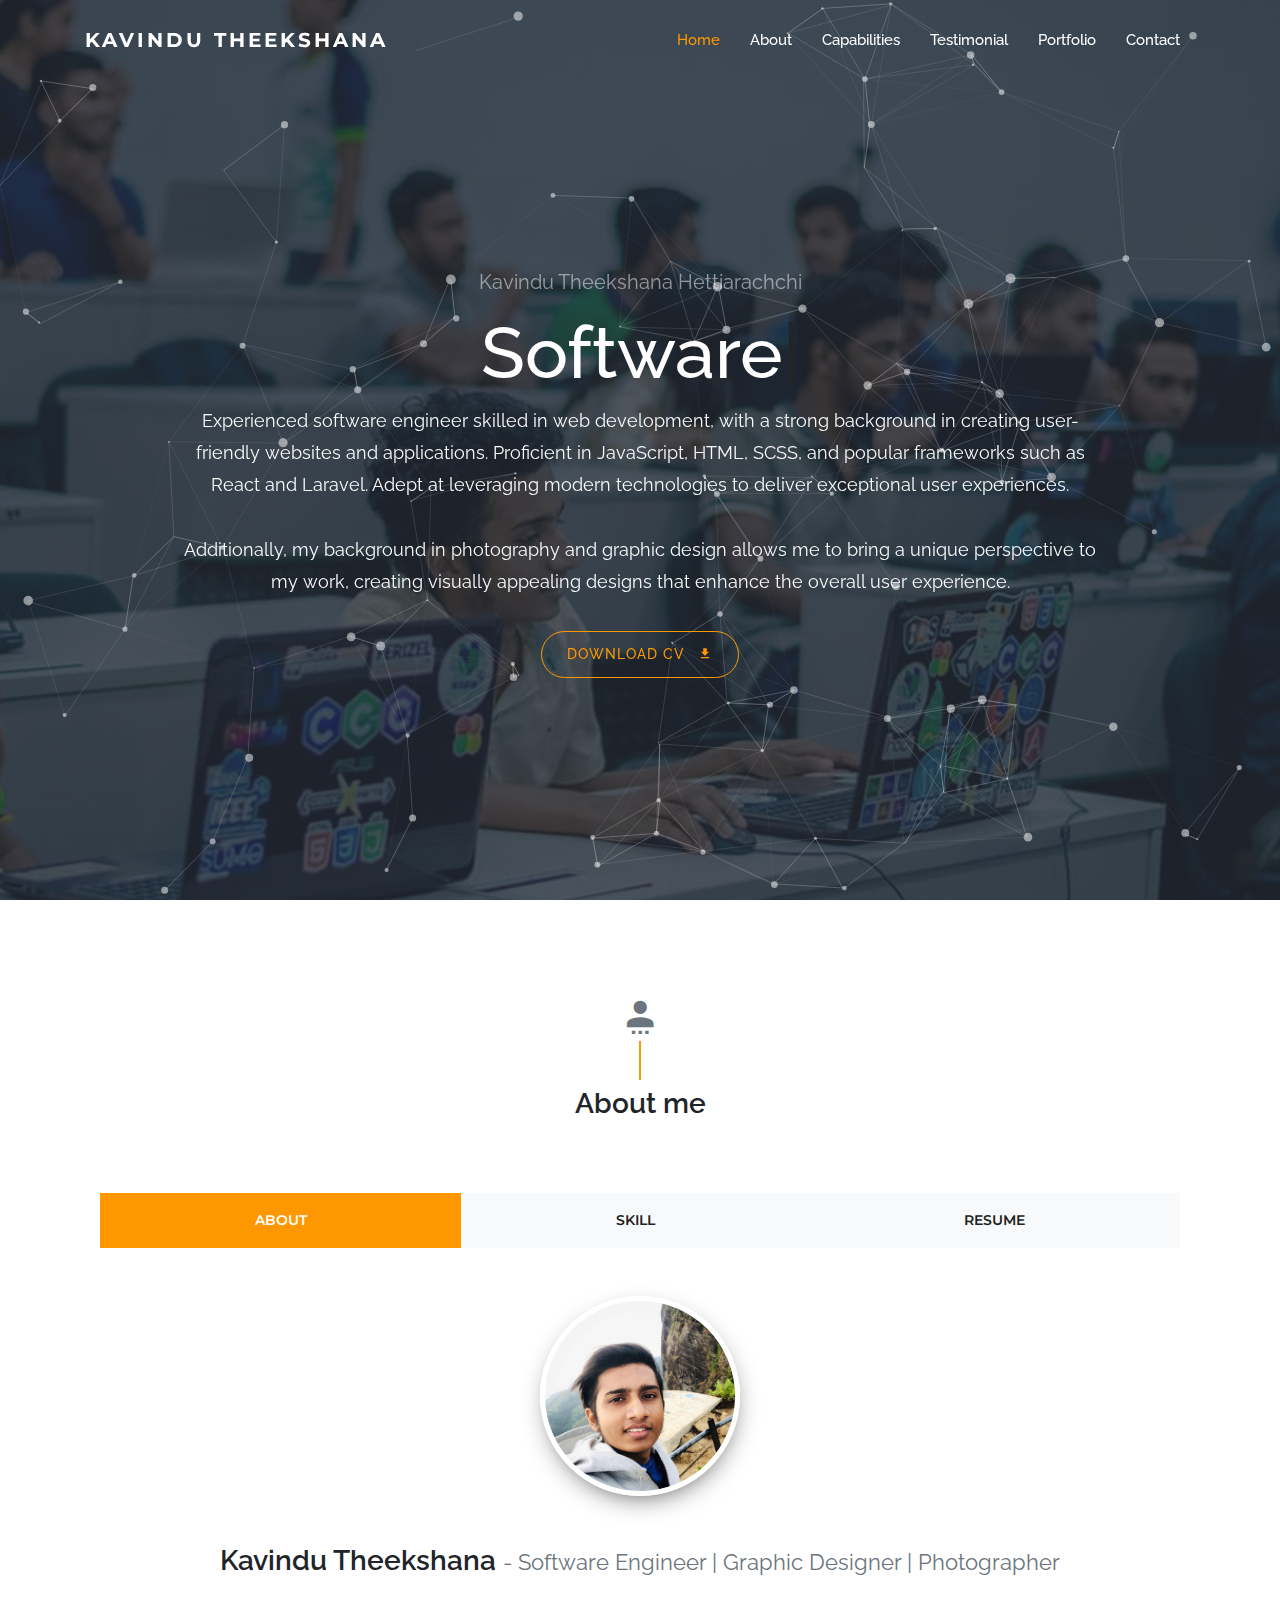
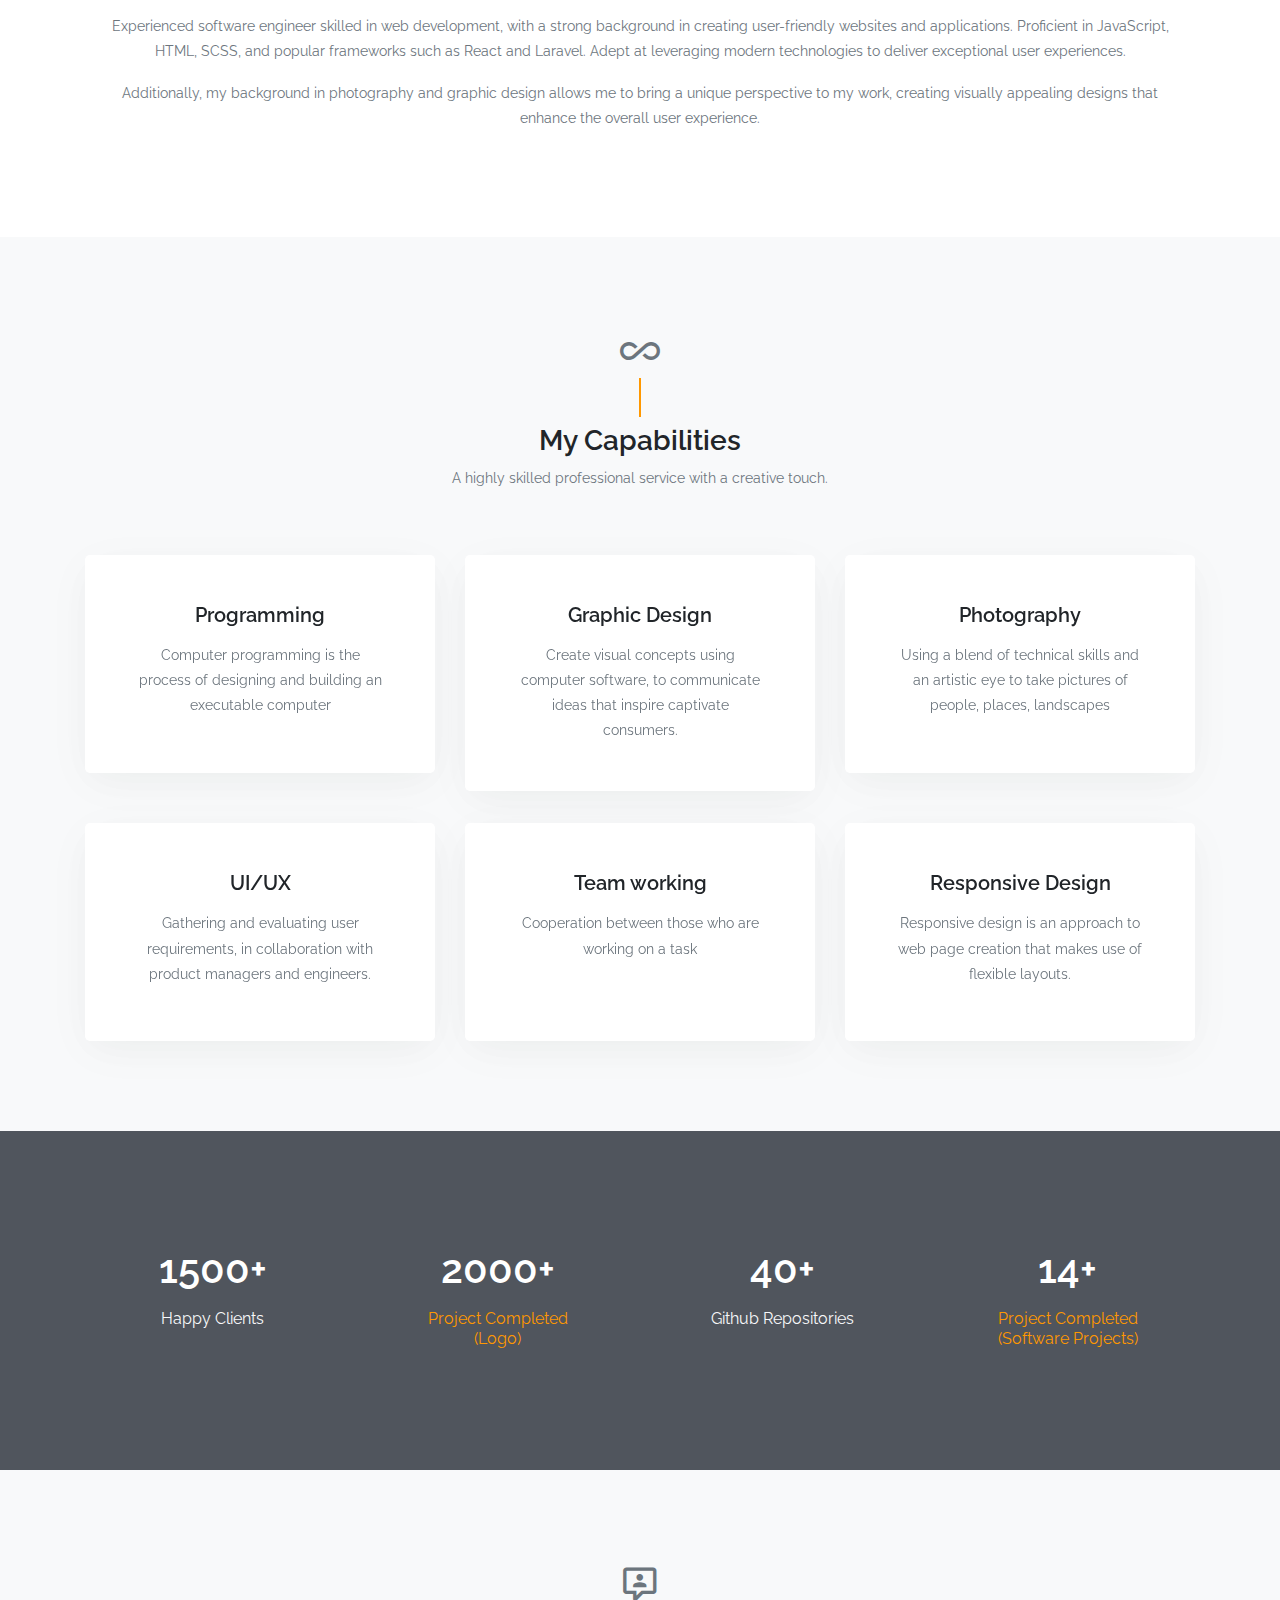
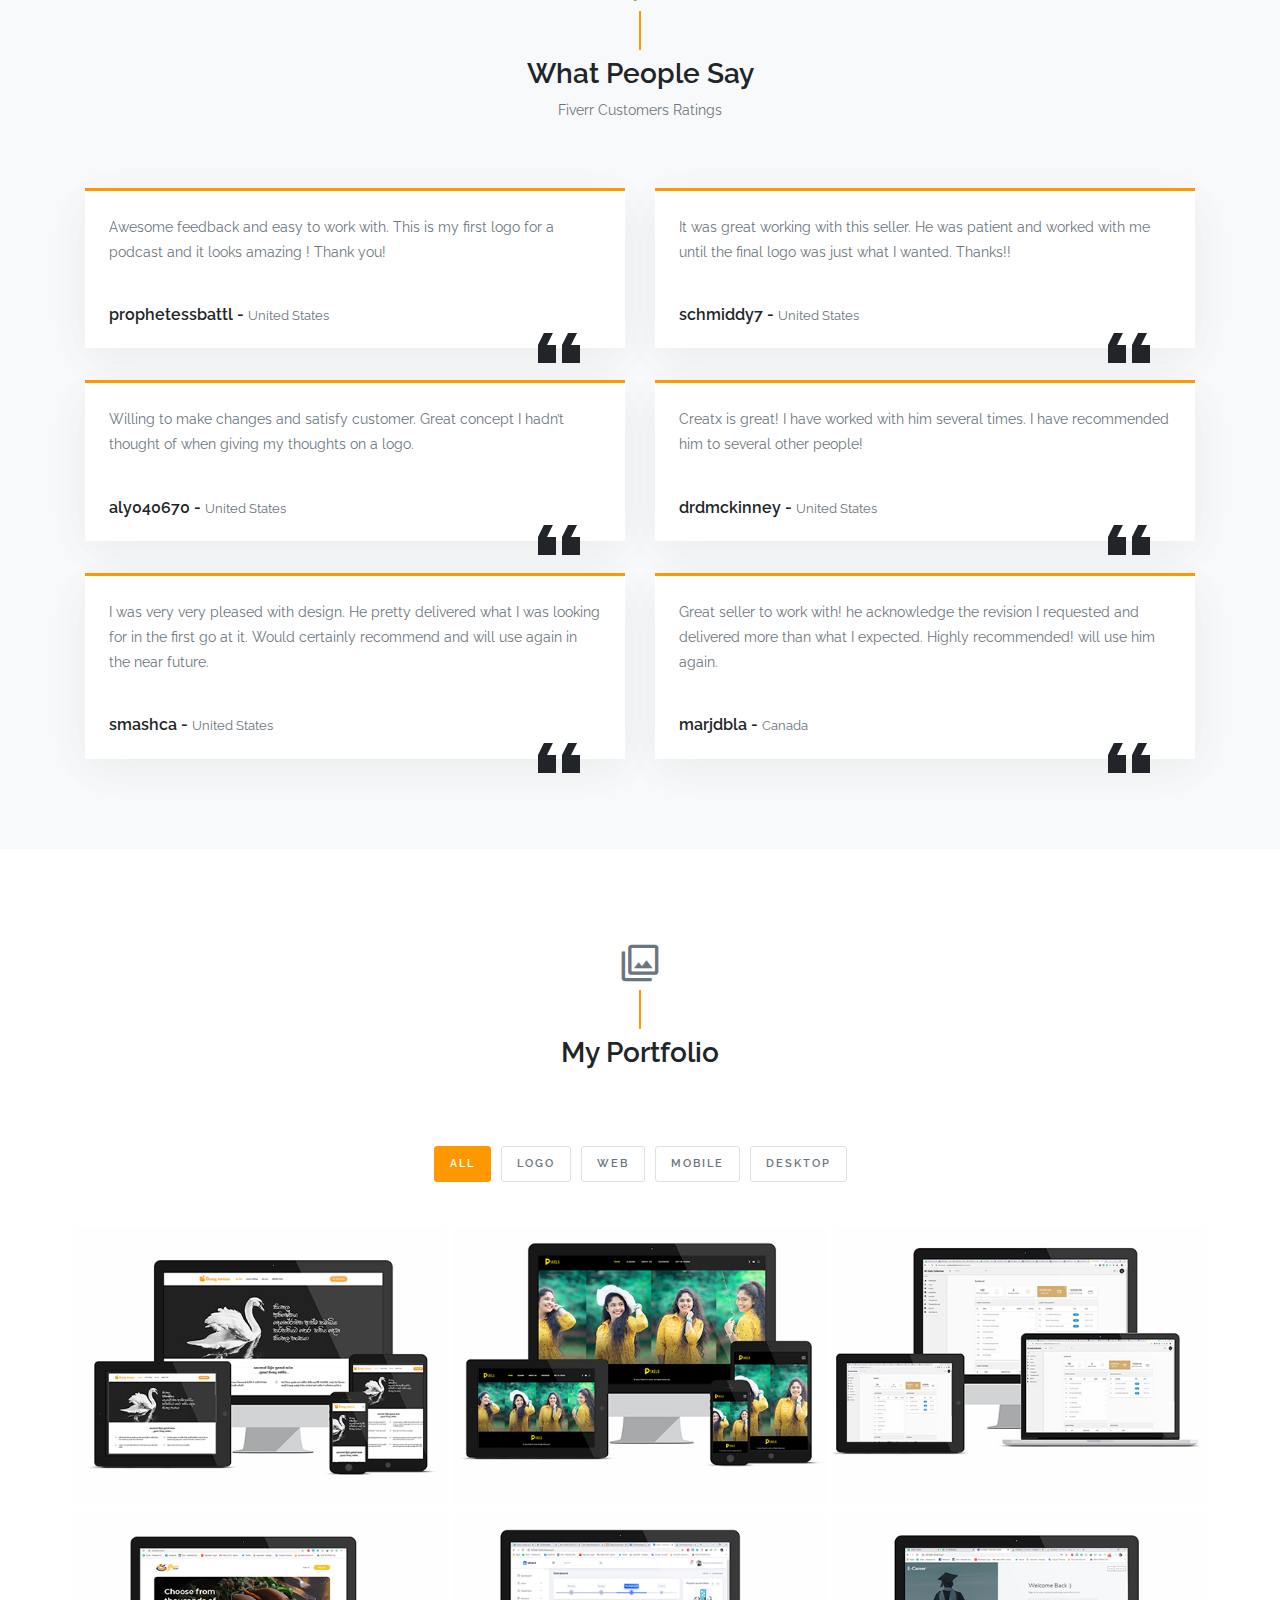
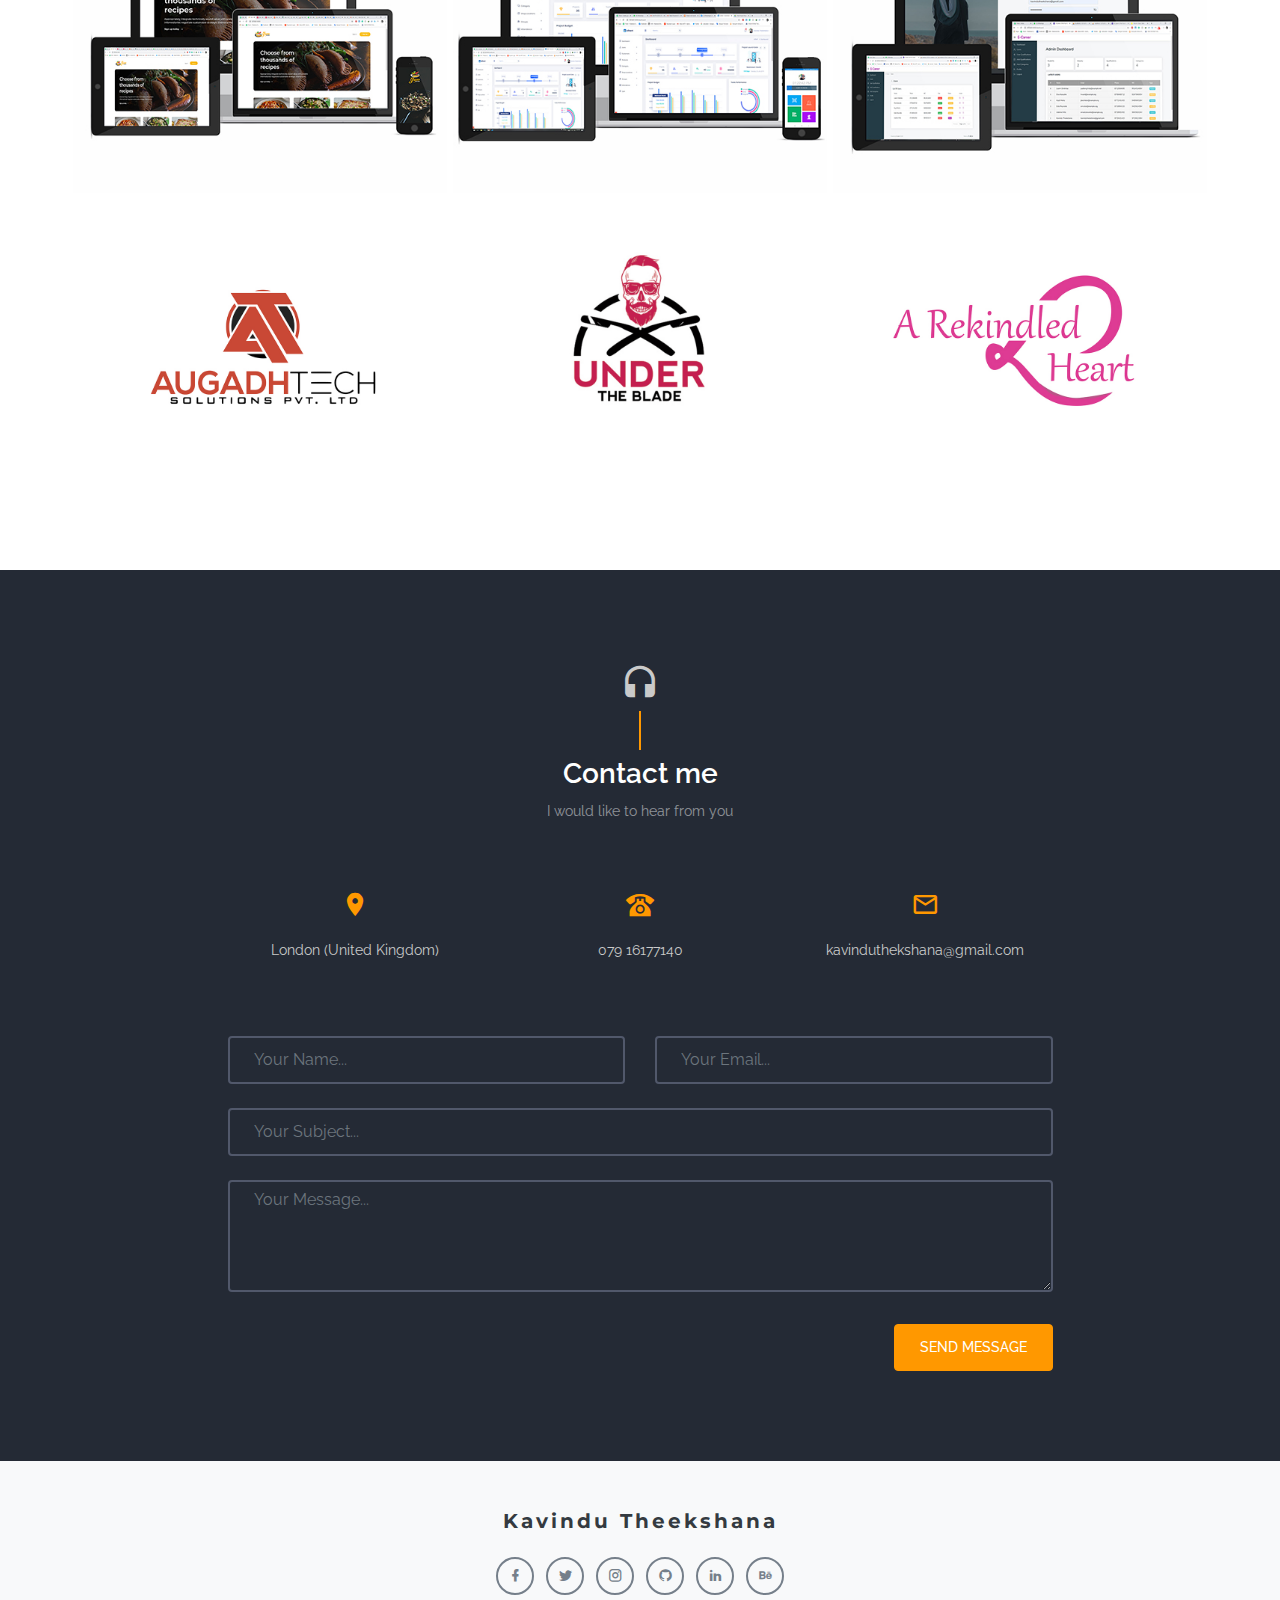
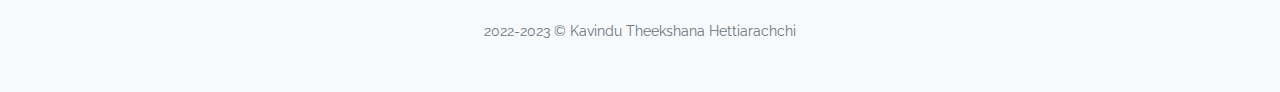
<file: index.html>
<!DOCTYPE html>
<html lang="en" class="no-js">

<head>
    <meta charset="UTF-8" />
    <meta name="viewport" content="width=device-width, initial-scale=1" />
    <meta name="description" content="Personal Portfolio Template" />
    <meta name="keywords" content="" />
    <meta name="author" content="Themesdesign" />
    <title>Kavindu Theekshana Hettiarachchi</title>

    <link rel="shortcut icon" href="images/favicon.ico" />

    <!-- google font -->
    <link href="https://fonts.googleapis.com/css?family=Montserrat:400,600,700|Open+Sans" rel="stylesheet" />

    <!-- Bootstrap core CSS -->
    <link rel="stylesheet" href="css/bootstrap.min.css" type="text/css" />

    <!--Material Icon -->
    <link rel="stylesheet" type="text/css" href="css/materialdesignicons.min.css" />

    <!--mobrise Icon -->
    <link rel="stylesheet" type="text/css" href="css/mobrise.css" />

    <!-- magnific-popup css  -->
    <link rel="stylesheet" type="text/css" href="css/magnific-popup.css" />

    <!-- Custom  Css -->
    <link rel="stylesheet" type="text/css" href="css/style.css" />
    <link rel="stylesheet" type="text/css" href="css/colors/default.css" id="color-opt" />
</head>

<body>
    <!--Navbar Start-->
    <nav class="navbar navbar-expand-lg fixed-top navbar-custom sticky sticky-dark">
        <div class="container">
            <!-- LOGO -->
            <a class="navbar-brand logo text-uppercase" href="index.html">
                Kavindu Theekshana
            </a>
            <button class="navbar-toggler" type="button" data-toggle="collapse" data-target="#navbarCollapse"
                aria-controls="navbarCollapse" aria-expanded="false" aria-label="Toggle navigation">
                <i class="mdi mdi-menu"></i>
            </button>
            <div class="collapse navbar-collapse" id="navbarCollapse">
                <ul class="navbar-nav ml-auto navbar-center" id="mySidenav">
                    <li class="nav-item active">
                        <a href="#home" class="nav-link">Home</a>
                    </li>
                    <li class="nav-item">
                        <a href="#about" class="nav-link">About</a>
                    </li>
                    <li class="nav-item">
                        <a href="#Capabilities" class="nav-link">Capabilities</a>
                    </li>
                    <li class="nav-item">
                        <a href="#testimonial" class="nav-link">Testimonial</a>
                    </li>
                    <li class="nav-item">
                        <a href="#portfolio" class="nav-link">Portfolio</a>
                    </li>

                    <!-- <li class="nav-item">
                        <a href="#blog" class="nav-link">Blog</a>
                    </li> -->
                    <li class="nav-item">
                        <a href="#contact" class="nav-link">Contact</a>
                    </li>
                </ul>
            </div>
        </div>
    </nav>
    <!-- Navbar End -->

    <!-- home start -->
    <section class="bg-home" id="home">
        <div class="bg-overlay"></div>
        <div class="home-center">
            <div class="home-desc-center">
                <div class="container animation">
                    <div class="row justify-content-center">
                        <div class="col-lg-10 mt-5">
                            <div class="home-title text-center">
                                <h5 class="text-white-50 sub-title mb-3 font-weight-normal">
                                    Kavindu Theekshana Hettiarachchi
                                </h5>
                                <h1 class="display-3">
                                    <span class="element text-white"
                                        data-elements="Software Engineer,Programmer, Graphic Designer, Web Designer, Photographer, Traveller"></span>
                                </h1>
                                <p class="text-light mx-auto para-desc">
                                    Experienced software engineer skilled in web development,
                                    with a strong background in creating user-friendly websites
                                    and applications. Proficient in JavaScript, HTML, SCSS, and
                                    popular frameworks such as React and Laravel. Adept at
                                    leveraging modern technologies to deliver exceptional user
                                    experiences. <br> <br> Additionally, my background in photography and
                                    graphic design allows me to bring a unique perspective to my
                                    work, creating visually appealing designs that enhance the
                                    overall user experience.
                                </p>
                                <div class="mt-4 pt-2">
                                    <a href="Download/CV UK Kavindu Thekshana New.pdf" class="btn btn-outline btn-round"
                                        download>Download CV <i class="mdi mdi-download ml-2"></i></a>
                                </div>
                            </div>
                        </div>
                    </div>
                </div>
            </div>
        </div>
    </section>
    <!-- home end -->

    <!-- about start -->
    <section class="section" id="about">
        <div class="container">
            <div class="row justify-content-center">
                <div class="col-lg-6">
                    <div class="section-title text-center mb-4 pb-2">
                        <div class="mb-5">
                            <i class="mdi mdi-account-settings h1 text-muted"></i>
                        </div>
                        <h3>About me</h3>
                        <p class="text-muted mx-auto mb-0 para-desc">

                        </p>
                    </div>
                </div>
            </div>
            <div class="col-lg-12 mt-4 pt-2">
                <div>
                    <ul class="nav nav-tabs nav-fill" id="myTab" role="tablist">
                        <li class="nav-item">
                            <a class="nav-link active" id="story-tab" data-toggle="tab" href="#story" role="tab"
                                aria-controls="story" aria-selected="true">About</a>
                        </li>
                        <li class="nav-item">
                            <a class="nav-link" id="skill-tab" data-toggle="tab" href="#skill" role="tab"
                                aria-controls="skill" aria-selected="false">Skill</a>
                        </li>
                        <li class="nav-item">
                            <a class="nav-link" id="resume-tab" data-toggle="tab" href="#resume" role="tab"
                                aria-controls="resume" aria-selected="false">Resume</a>
                        </li>
                    </ul>
                    <div class="tab-content" id="myTabContent">
                        <div class="tab-pane fade show active" id="story" role="tabpanel" aria-labelledby="story-tab">
                            <div class="text-center">
                                <div class="about-img mt-5 mb-5">
                                    <img src="images/Profile.jpg" alt=""
                                        class="img-fluid mx-auto d-block rounded-circle" />
                                </div>
                                <h3 class="mb-3">
                                    Kavindu Theekshana
                                    <small class="text-muted">
                                        - Software Engineer | Graphic Designer | Photographer</small>
                                </h3>
                                <br />
                                <p class="text-muted">
                                    Experienced software engineer skilled in web development, with a strong background
                                    in creating user-friendly websites and applications. Proficient in JavaScript, HTML,
                                    SCSS, and popular frameworks such as React and Laravel. Adept at leveraging modern
                                    technologies to deliver exceptional user experiences.

                                 
                                </p>

                                <p class="text-muted">
                                    Additionally, my background in photography and graphic design allows me to bring a
                                    unique perspective to my work, creating visually appealing designs that enhance the
                                    overall user experience.
                                </p>

                        
                                <!-- <div class="mt-5">
                                    <a href="#" class="btn btn-outline btn-round">Read more</a>
                                </div> -->
                            </div>
                        </div>
                        <div class="tab-pane fade" id="skill" role="tabpanel" aria-labelledby="skill-tab">
                            <div class="row">
                                <div class="col-lg-6">
                                    <div class="skill mt-5">
                                        <div>
                                            <p class="text-muted text-uppercase mb-2">Photoshop</p>
                                            <div class="progress">
                                                <div class="progress-bar" style="width: 94%">
                                                    <div class="progress-value text-muted">94%</div>
                                                </div>
                                            </div>
                                        </div>

                                        <div class="mt-5">
                                            <p class="text-muted text-uppercase mb-2">
                                                Illastrator
                                            </p>
                                            <div class="progress">
                                                <div class="progress-bar" style="width: 90%">
                                                    <div class="progress-value text-muted">90%</div>
                                                </div>
                                            </div>
                                        </div>

                                        <div class="mt-5">
                                            <p class="text-muted text-uppercase mb-2">Lightroom</p>
                                            <div class="progress">
                                                <div class="progress-bar" style="width: 96%">
                                                    <div class="progress-value text-muted">96%</div>
                                                </div>
                                            </div>
                                        </div>

                                        <div class="mt-5">
                                            <p class="text-muted text-uppercase mb-2">JAVA</p>
                                            <div class="progress">
                                                <div class="progress-bar" style="width: 80%">
                                                    <div class="progress-value text-muted">80%</div>
                                                </div>
                                            </div>
                                        </div>

                                        <div class="mt-5">
                                            <p class="text-muted text-uppercase mb-2">C#</p>
                                            <div class="progress">
                                                <div class="progress-bar" style="width: 80%">
                                                    <div class="progress-value text-muted">80%</div>
                                                </div>
                                            </div>
                                        </div>

                                        <div class="mt-5">
                                            <p class="text-muted text-uppercase mb-2">Ajax</p>
                                            <div class="progress">
                                                <div class="progress-bar" style="width: 70%">
                                                    <div class="progress-value text-muted">70%</div>
                                                </div>
                                            </div>
                                        </div>

                                        <div class="mt-5">
                                            <p class="text-muted text-uppercase mb-2">Wordpress</p>
                                            <div class="progress">
                                                <div class="progress-bar" style="width: 80%">
                                                    <div class="progress-value text-muted">80%</div>
                                                </div>
                                            </div>
                                        </div>

                                        <div class="mt-5">
                                            <p class="text-muted text-uppercase mb-2">J2EE</p>
                                            <div class="progress">
                                                <div class="progress-bar" style="width: 80%">
                                                    <div class="progress-value text-muted">80%</div>
                                                </div>
                                            </div>
                                        </div>

                                        <div class="mt-5">
                                            <p class="text-muted text-uppercase mb-2">Angular</p>
                                            <div class="progress">
                                                <div class="progress-bar" style="width: 60%">
                                                    <div class="progress-value text-muted">60%</div>
                                                </div>
                                            </div>
                                        </div>
                                    </div>
                                </div>
                                <div class="col-lg-6">
                                    <div class="skill">
                                        <div class="mt-5">
                                            <p class="text-muted text-uppercase mb-2">HTML</p>
                                            <div class="progress">
                                                <div class="progress-bar" style="width: 90%">
                                                    <div class="progress-value text-muted">90%</div>
                                                </div>
                                            </div>
                                        </div>
                                        <div class="mt-5">
                                            <p class="text-muted text-uppercase mb-2">CSS</p>
                                            <div class="progress">
                                                <div class="progress-bar" style="width: 85%">
                                                    <div class="progress-value text-muted">85%</div>
                                                </div>
                                            </div>
                                        </div>
                                        <div class="mt-5">
                                            <p class="text-muted text-uppercase mb-2">Javascript</p>
                                            <div class="progress">
                                                <div class="progress-bar" style="width: 70%">
                                                    <div class="progress-value text-muted">70%</div>
                                                </div>
                                            </div>
                                        </div>

                                        <div class="mt-5">
                                            <p class="text-muted text-uppercase mb-2">PHP</p>
                                            <div class="progress">
                                                <div class="progress-bar" style="width: 70%">
                                                    <div class="progress-value text-muted">70%</div>
                                                </div>
                                            </div>
                                        </div>

                                        <div class="mt-5">
                                            <p class="text-muted text-uppercase mb-2">laravel</p>
                                            <div class="progress">
                                                <div class="progress-bar" style="width: 96%">
                                                    <div class="progress-value text-muted">96%</div>
                                                </div>
                                            </div>
                                        </div>

                                        <div class="mt-5">
                                            <p class="text-muted text-uppercase mb-2">Vue</p>
                                            <div class="progress">
                                                <div class="progress-bar" style="width: 50%">
                                                    <div class="progress-value text-muted">50%</div>
                                                </div>
                                            </div>
                                        </div>

                                        <div class="mt-5">
                                            <p class="text-muted text-uppercase mb-2">SQL</p>
                                            <div class="progress">
                                                <div class="progress-bar" style="width: 90%">
                                                    <div class="progress-value text-muted">90%</div>
                                                </div>
                                            </div>
                                        </div>

                                        <div class="mt-5">
                                            <p class="text-muted text-uppercase mb-2">React</p>
                                            <div class="progress">
                                                <div class="progress-bar" style="width: 60%">
                                                    <div class="progress-value text-muted">60%</div>
                                                </div>
                                            </div>
                                        </div>

                                        <div class="mt-5">
                                            <p class="text-muted text-uppercase mb-2">Flutter</p>
                                            <div class="progress">
                                                <div class="progress-bar" style="width: 60%">
                                                    <div class="progress-value text-muted">60%</div>
                                                </div>
                                            </div>
                                        </div>
                                    </div>
                                </div>
                            </div>
                        </div>
                        <div class="tab-pane fade" id="resume" role="tabpanel" aria-labelledby="resume-tab">
                            <div class="row">
                                <div class="col-lg-6">
                                    <div class="experiences">
                                        <div class="mt-5 mb-5">
                                            <h5 class="font-weight-bold text-center text-custom">
                                                Experiences
                                            </h5>
                                            <hr />
                                        </div>
                                        <div>
                                            <div>
                                                <h6>Graphic Designer on Fiverr</h6>
                                                <p class="text-muted">Top Rated Sellor on Fiverr</p>
                                                <hr class="mt-4 mb-4" />
                                            </div>
                                            <div>
                                                <h6>Photographer</h6>
                                                <p class="text-muted">Founder in Pixels</p>
                                                <hr class="mt-4 mb-4" />
                                            </div>
                                            <div>
                                                <h6>Web Developer</h6>
                                                <p class="text-muted">
                                                    Web Developing is Passion and i have developed more
                                                    than 10 web sites for real customers
                                                </p>
                                                <hr class="mt-4 mb-4" />
                                            </div>

                                            <div>
                                                <h6>
                                                    Intern Software Engineer - CAZZORA SOFT SOLUTION
                                                </h6>
                                                <p class="text-muted">
                                                    Developing web applications using Laravel Framework.
                                                </p>
                                                <hr class="mt-4 mb-4" />
                                            </div>
                                        </div>
                                    </div>
                                </div>
                                <div class="col-lg-6">
                                    <div class="education">
                                        <div class="mt-5 mb-5">
                                            <h5 class="font-weight-bold text-center text-custom">
                                                Education
                                            </h5>
                                            <hr />
                                        </div>
                                        <div>
                                            <div>
                                                <h6>Bsc(Hons) Software Engineering (Graduate)</h6>
                                                <p class="text-muted">
                                                    University of Plymouth, 2017 - 2020
                                                </p>
                                                <hr class="mt-4 mb-4" />
                                            </div>
                                            <div>
                                                <h6>Mobile Application Development</h6>
                                                <p class="text-muted">Industrial Master - 2018</p>
                                                <hr class="mt-4 mb-4" />
                                            </div>
                                            <div>
                                                <h6>G.C.E. (A/L) Examination</h6>
                                                <p class="text-muted">
                                                    Rajapaksha Central College - Weeraketiya - 2016
                                                </p>
                                                <hr class="mt-4 mb-4" />
                                            </div>
                                        </div>
                                    </div>
                                </div>
                            </div>
                        </div>
                    </div>
                </div>
            </div>
        </div>
    </section>
    <!-- about end -->

    <!-- services start -->
    <section class="section bg-light" id="Capabilities">
        <div class="container">
            <div class="row justify-content-center">
                <div class="col-lg-6">
                    <div class="section-title text-center mb-4 pb-2">
                        <div class="mb-5">
                            <i class="mdi mdi-all-inclusive h1 text-muted"></i>
                        </div>
                        <h3>My Capabilities</h3>
                        <p class="text-muted mx-auto mb-0 para-desc">
                            A highly skilled professional service with a creative touch.
                        </p>
                    </div>
                </div>
            </div>
            <div class="row">
                <div class="col-lg-4">
                    <div class="services-flip-box mt-4 pt-2">
                        <div class="services-front-flip bg-white text-center p-5">
                            <div class="services-desc">
                                <h5 class="mb-3">Programming</h5>
                                <p class="text-muted mb-0">
                                    Computer programming is the process of designing and
                                    building an executable computer
                                </p>
                            </div>
                        </div>
                        <div class="services-back-flip text-center bg-custom text-white p-5">
                            <div class="services-desc">
                                <div class="services-icon">
                                    <i class="mdi mdi-code-braces display-1"></i>
                                </div>
                            </div>
                        </div>
                    </div>
                </div>
                <div class="col-lg-4">
                    <div class="services-flip-box mt-4 pt-2">
                        <div class="services-front-flip bg-white text-center p-5">
                            <div class="services-desc">
                                <h5 class="mb-3">Graphic Design</h5>
                                <p class="text-muted mb-0">
                                    Create visual concepts using computer software, to
                                    communicate ideas that inspire captivate consumers.
                                </p>
                            </div>
                        </div>
                        <div class="services-back-flip text-center bg-custom text-white p-5">
                            <div class="services-desc">
                                <div class="services-icon">
                                    <i class="mdi mdi-palette display-1"></i>
                                </div>
                            </div>
                        </div>
                    </div>
                </div>
                <div class="col-lg-4">
                    <div class="services-flip-box mt-4 pt-2">
                        <div class="services-front-flip bg-white text-center p-5">
                            <div class="services-desc">
                                <h5 class="mb-3">Photography</h5>
                                <p class="text-muted mb-0">
                                    Using a blend of technical skills and an artistic eye to
                                    take pictures of people, places, landscapes
                                </p>
                            </div>
                        </div>
                        <div class="services-back-flip text-center bg-custom text-white p-5">
                            <div class="services-desc">
                                <div class="services-icon">
                                    <i class="mdi mdi-camera display-1"></i>
                                </div>
                            </div>
                        </div>
                    </div>
                </div>
            </div>
            <div class="row">
                <div class="col-lg-4">
                    <div class="services-flip-box mt-4 pt-2">
                        <div class="services-front-flip bg-white text-center p-5">
                            <div class="services-desc">
                                <h5 class="mb-3">UI/UX</h5>
                                <p class="text-muted mb-0">
                                    Gathering and evaluating user requirements, in collaboration
                                    with product managers and engineers.
                                </p>
                            </div>
                        </div>
                        <div class="services-back-flip text-center bg-custom text-white p-5">
                            <div class="services-desc">
                                <div class="services-icon">
                                    <i class="mdi mdi-television-guide display-1"></i>
                                </div>
                            </div>
                        </div>
                    </div>
                </div>
                <div class="col-lg-4">
                    <div class="services-flip-box mt-4 pt-2">
                        <div class="services-front-flip bg-white text-center p-5">
                            <div class="services-desc">
                                <h5 class="mb-3">Team working</h5>
                                <p class="text-muted mb-0">
                                    Cooperation between those who are working on a task
                                </p>
                            </div>
                        </div>
                        <div class="services-back-flip text-center bg-custom text-white p-5">
                            <div class="services-desc">
                                <div class="services-icon">
                                    <i class="mdi mdi-account-multiple-plus display-1"></i>
                                </div>
                            </div>
                        </div>
                    </div>
                </div>
                <div class="col-lg-4">
                    <div class="services-flip-box mt-4 pt-2">
                        <div class="services-front-flip bg-white text-center p-5">
                            <div class="services-desc">
                                <h5 class="mb-3">Responsive Design</h5>
                                <p class="text-muted mb-0">
                                    Responsive design is an approach to web page creation that
                                    makes use of flexible layouts.
                                </p>
                            </div>
                        </div>
                        <div class="services-back-flip text-center bg-custom text-white p-5">
                            <div class="services-desc">
                                <div class="services-icon">
                                    <i class="mdi mdi-responsive display-1"></i>
                                </div>
                            </div>
                        </div>
                    </div>
                </div>
            </div>
        </div>
    </section>
    <!-- services end -->

    <!-- counters start -->
    <section class="section bg-counter">
        <div class="bg-overlay"></div>
        <div class="container">
            <div class="row" id="counter">
                <div class="col-lg-3 col-md-6 col-12">
                    <div class="text-center p-4 text-white">
                        <div class="counter-content">
                            <h1 class="counter-value mb-3">1500+</h1>
                            <h6 class="counter-name text-light font-weight-normal">
                                Happy Clients
                            </h6>
                        </div>
                    </div>
                </div>
                <div class="col-lg-3 col-md-6 col-12">
                    <div class="text-center p-4 text-white">
                        <div class="counter-content">
                            <h1 class="counter-value mb-3">2000+</h1>
                            <h6 class="counter-name text-custom font-weight-normal">
                                Project Completed <br />
                                (Logo)
                            </h6>
                        </div>
                    </div>
                </div>
                <div class="col-lg-3 col-md-6 col-12">
                    <div class="text-center p-4 text-white">
                        <div class="counter-content">
                            <h1 class="counter-value mb-3">40+</h1>
                            <h6 class="counter-name text-light font-weight-normal">
                                Github Repositories
                            </h6>
                        </div>
                    </div>
                </div>
                <div class="col-lg-3 col-md-6 col-12">
                    <div class="text-center p-4 text-white">
                        <div class="counter-content">
                            <h1 class="counter-value mb-3">14+</h1>
                            <h6 class="counter-name text-custom font-weight-normal">
                                Project Completed <br />(Software Projects)
                            </h6>
                        </div>
                    </div>
                </div>
            </div>
        </div>
    </section>
    <!-- counters end -->

    <!-- testimonial start -->
    <section class="section bg-light" id="testimonial">
        <div class="container">
            <div class="row justify-content-center">
                <div class="col-lg-6">
                    <div class="section-title text-center mb-4 pb-2">
                        <div class="mb-5">
                            <i class="mdi mdi-comment-account-outline h1 text-muted"></i>
                        </div>
                        <h3>What People Say</h3>
                        <p class="text-muted mx-auto mb-0 para-desc">
                            Fiverr Customers Ratings
                        </p>
                    </div>
                </div>
            </div>
            <div class="row">
                <div class="col-md-6 mt-4 pt-2">
                    <div class="testimonial p-4 bg-white">
                        <p class="text-muted">
                            Awesome feedback and easy to work with. This is my first logo
                            for a podcast and it looks amazing ! Thank you!
                        </p>
                        <h6 class="pt-4 mb-0">
                            prophetessbattl -
                            <small class="text-muted">United States</small>
                        </h6>
                        <div class="testi-icon">
                            <i class="mdi mdi-format-quote-open display-3"></i>
                        </div>
                    </div>
                </div>
                <div class="col-md-6 mt-4 pt-2">
                    <div class="testimonial p-4 bg-white">
                        <p class="text-muted">
                            It was great working with this seller. He was patient and worked
                            with me until the final logo was just what I wanted. Thanks!!
                        </p>
                        <h6 class="pt-4 mb-0">
                            schmiddy7 - <small class="text-muted">United States</small>
                        </h6>
                        <div class="testi-icon">
                            <i class="mdi mdi-format-quote-open display-3"></i>
                        </div>
                    </div>
                </div>
            </div>

            <div class="row">
                <div class="col-md-6 mt-4 pt-2">
                    <div class="testimonial p-4 bg-white">
                        <p class="text-muted">
                            Willing to make changes and satisfy customer. Great concept I
                            hadn’t thought of when giving my thoughts on a logo.
                        </p>
                        <h6 class="pt-4 mb-0">
                            aly040670 - <small class="text-muted">United States</small>
                        </h6>
                        <div class="testi-icon">
                            <i class="mdi mdi-format-quote-open display-3"></i>
                        </div>
                    </div>
                </div>
                <div class="col-md-6 mt-4 pt-2">
                    <div class="testimonial p-4 bg-white">
                        <p class="text-muted">
                            Creatx is great! I have worked with him several times. I have
                            recommended him to several other people!
                        </p>
                        <h6 class="pt-4 mb-0">
                            drdmckinney - <small class="text-muted">United States</small>
                        </h6>
                        <div class="testi-icon">
                            <i class="mdi mdi-format-quote-open display-3"></i>
                        </div>
                    </div>
                </div>
            </div>

            <div class="row">
                <div class="col-md-6 mt-4 pt-2">
                    <div class="testimonial p-4 bg-white">
                        <p class="text-muted">
                            I was very very pleased with design. He pretty delivered what I
                            was looking for in the first go at it. Would certainly recommend
                            and will use again in the near future.
                        </p>
                        <h6 class="pt-4 mb-0">
                            smashca - <small class="text-muted">United States</small>
                        </h6>
                        <div class="testi-icon">
                            <i class="mdi mdi-format-quote-open display-3"></i>
                        </div>
                    </div>
                </div>
                <div class="col-md-6 mt-4 pt-2">
                    <div class="testimonial p-4 bg-white">
                        <p class="text-muted">
                            Great seller to work with! he acknowledge the revision I
                            requested and delivered more than what I expected. Highly
                            recommended! will use him again.
                        </p>
                        <h6 class="pt-4 mb-0">
                            marjdbla - <small class="text-muted">Canada</small>
                        </h6>
                        <div class="testi-icon">
                            <i class="mdi mdi-format-quote-open display-3"></i>
                        </div>
                    </div>
                </div>
            </div>
        </div>
    </section>
    <!-- testimonial end -->

    <!-- blog start -->
    <!-- <section class="section" id="blog">
        <div class="container">
            <div class="row justify-content-center">
                <div class="col-lg-6">
                    <div class="section-title text-center mb-4 pb-2">
                        <div class="mb-5">
                            <i class="mdi mdi-credit-card-multiple h1 text-muted"></i>
                        </div>
                        <h3>Latest News</h3>
                        <p class="text-muted mx-auto mb-0 para-desc">Lorem Ipsum is simply dummy text of the printing and typesetting industry Ipsum has been the industry</p>
                    </div>
                </div>
            </div>
            <div class="row">
                <div class="col-lg-4 col-md-6 mt-4 pt-2">
                    <div class="blog bg-light p-4">
                        <p>Website Design</p>
                        <h5><a href="#" class="text-dark">Best Personal Template on Themeforest</a></h5>
                        <p class="mt-3 text-muted">Lorem Ipsum is simply dummy text of the printing typesetting industry. Ipsum has been the industry's</p>
                        <div class="pt-4">
                            <a href="#" class="text-custom">Read more <small class="mdi mdi-arrow-right ml-1"></small></a>
                        </div>
                    </div>
                </div>
                <div class="col-lg-4 col-md-6 mt-4 pt-2">
                    <div class="blog bg-light p-4">

                        <p>WordPress</p>
                        <h5><a href="#" class="text-dark">WordPress Personal theme on Themeforest</a></h5>
                        <p class="mt-3 text-muted">Lorem Ipsum is simply dummy text of the printing typesetting industry. Ipsum has been the industry's</p>
                        <div class="pt-4">
                            <a href="#" class="text-custom">Read more <small class="mdi mdi-arrow-right ml-1"></small></a>
                        </div>
                    </div>
                </div>
                <div class="col-lg-4 col-md-6 mt-4 pt-2">
                    <div class="blog bg-light p-4">
                        <p>Trends</p>
                        <h5><a href="#" class="text-dark">Exploring 3D & Web Design Trends</a></h5>
                        <p class="mt-3 text-muted">Lorem Ipsum is simply dummy text of the printing typesetting industry. Ipsum has been the industry's</p>
                        <div class="pt-4">
                            <a href="#" class="text-custom">Read more <small class="mdi mdi-arrow-right ml-1"></small></a>
                        </div>
                    </div>
                </div>
            </div>
        </div>
    </section> -->
    <!-- blog end -->

    <!-- portfolio start -->
    <section class="section" id="portfolio">
        <div class="container">
            <div class="row justify-content-center">
                <div class="col-lg-6">
                    <div class="section-title text-center mb-4 pb-2">
                        <div class="mb-5">
                            <i class="mdi mdi-image-filter h1 text-muted"></i>
                        </div>
                        <h3>My Portfolio</h3>
                        <!-- <p class="text-muted mx-auto mb-0 para-desc">
                            Lorem Ipsum is simply dummy text of the printing and typesetting
                            industry Ipsum has been the industry
                        </p> -->
                    </div>
                </div>
            </div>
            <div class="row mt-4 pt-2">
                <ul class="col container-filter categories-filter text-center mb-0" id="filter">
                    <li><a class="categories active" data-filter="*">All</a></li>
                    <li><a class="categories" data-filter=".logo">Logo</a></li>
                    <li><a class="categories" data-filter=".web">web</a></li>
                    <li><a class="categories" data-filter=".mobile">Mobile</a></li>
                    <li><a class="categories" data-filter=".desktop">Desktop</a></li>
                </ul>
            </div>
            <!-- portfolio menu end -->
            <!-- Gallary -->
            <div class="row container-grid projects-wrapper mt-4 pt-2">
                <div class="col-lg-4 spacing web desktop">
                    <div class="item-box mt-2">
                        <a class="mfp-image" href="images/portfolio/blog-1-1.jpg" title="">
                            <img class="item-container img-fluid mx-auto" src="images/portfolio/blog-1-1.jpg" alt="1" />
                            <div class="item-mask">
                                <div class="item-caption text-white text-center">
                                    <h5>Web Development</h5>
                                    <p class="text-uppercase">
                                        Laravel, Web Design, Web Application
                                    </p>
                                </div>
                            </div>
                        </a>
                    </div>
                </div>

                <div class="col-lg-4 spacing web desktop">
                    <div class="item-box mt-2">
                        <a class="mfp-image" href="images/portfolio/blog-1-2.jpg" title="">
                            <img class="item-container img-fluid mx-auto" src="images/portfolio/blog-1-2.jpg" alt="1" />
                            <div class="item-mask">
                                <div class="item-caption text-white text-center">
                                    <h5>Web Development</h5>
                                    <p class="text-uppercase">Wordpress, Web Design</p>
                                </div>
                            </div>
                        </a>
                    </div>
                </div>

                <div class="col-lg-4 spacing web desktop">
                    <div class="item-box mt-2">
                        <a class="mfp-image" href="images/portfolio/blog-1-3.jpg" title="">
                            <img class="item-container img-fluid mx-auto" src="images/portfolio/blog-1-3.jpg" alt="1" />
                            <div class="item-mask">
                                <div class="item-caption text-white text-center">
                                    <h5>Web Development</h5>
                                    <p class="text-uppercase">
                                        Laravel, Web Development, Daily Collection
                                    </p>
                                </div>
                            </div>
                        </a>
                    </div>
                </div>

                <div class="col-lg-4 spacing web desktop mobile">
                    <div class="item-box mt-2">
                        <a class="mfp-image" href="images/portfolio/blog-1-4.jpg" title="">
                            <img class="item-container img-fluid mx-auto" src="images/portfolio/blog-1-4.jpg" alt="1" />
                            <div class="item-mask">
                                <div class="item-caption text-white text-center">
                                    <h5>Web & Mobile Development</h5>
                                    <p class="text-uppercase">
                                        Android, Laravel, Web Development, Mobile Application, API
                                    </p>
                                </div>
                            </div>
                        </a>
                    </div>
                </div>

                <div class="col-lg-4 spacing web desktop mobile">
                    <div class="item-box mt-2">
                        <a class="mfp-image" href="images/portfolio/blog-1-5.jpg" title="">
                            <img class="item-container img-fluid mx-auto" src="images/portfolio/blog-1-5.jpg" alt="1" />
                            <div class="item-mask">
                                <div class="item-caption text-white text-center">
                                    <h5>Web & Mobile Development</h5>
                                    <p class="text-uppercase">
                                        Android, Laravel, Web Development, Mobile Application, API
                                    </p>
                                </div>
                            </div>
                        </a>
                    </div>
                </div>

                <div class="col-lg-4 spacing web desktop">
                    <div class="item-box mt-2">
                        <a class="mfp-image" href="images/portfolio/blog-1-6.jpg" title="">
                            <img class="item-container img-fluid mx-auto" src="images/portfolio/blog-1-6.jpg" alt="1" />
                            <div class="item-mask">
                                <div class="item-caption text-white text-center">
                                    <h5>Web Development</h5>
                                    <p class="text-uppercase">J2EE, Web Development</p>
                                </div>
                            </div>
                        </a>
                    </div>
                </div>

                <div class="col-lg-4 spacing logo">
                    <div class="item-box mt-2">
                        <a class="mfp-image" href="images/portfolio/blog-1-7.jpg" title="">
                            <img class="item-container img-fluid mx-auto" src="images/portfolio/blog-1-7.jpg" alt="1" />
                            <div class="item-mask">
                                <div class="item-caption text-white text-center">
                                    <h5>Logo Design</h5>
                                    <p class="text-uppercase">Logo, Design, Illastrator</p>
                                </div>
                            </div>
                        </a>
                    </div>
                </div>

                <div class="col-lg-4 spacing logo">
                    <div class="item-box mt-2">
                        <a class="mfp-image" href="images/portfolio/blog-1-8.jpg" title="">
                            <img class="item-container img-fluid mx-auto" src="images/portfolio/blog-1-8.jpg" alt="1" />
                            <div class="item-mask">
                                <div class="item-caption text-white text-center">
                                    <h5>Logo Design</h5>
                                    <p class="text-uppercase">Logo, Design, Illastrator</p>
                                </div>
                            </div>
                        </a>
                    </div>
                </div>

                <div class="col-lg-4 spacing logo">
                    <div class="item-box mt-2">
                        <a class="mfp-image" href="images/portfolio/blog-1-9.jpg" title="">
                            <img class="item-container img-fluid mx-auto" src="images/portfolio/blog-1-9.jpg" alt="1" />
                            <div class="item-mask">
                                <div class="item-caption text-white text-center">
                                    <h5>Logo Design</h5>
                                    <p class="text-uppercase">Logo, Design, Illastrator</p>
                                </div>
                            </div>
                        </a>
                    </div>
                </div>
            </div>
        </div>
    </section>
    <!-- portfolio end -->

    <!-- contact start -->
    <section class="section contact-wrapper bg-contact" id="contact">
        <div class="container">
            <div class="row justify-content-center">
                <div class="col-lg-6">
                    <div class="section-title text-center mb-4 pb-2">
                        <div class="mb-5">
                            <i class="mdi mdi-headphones h1"></i>
                        </div>
                        <h3 class="text-white">Contact me</h3>
                        <p class="text-white-50 mx-auto mb-0 para-desc">
                            I would like to hear from you
                        </p>
                    </div>
                </div>
            </div>
            <div class="row justify-content-center">
                <div class="col-lg-3 col-md-4 mt-4 pt-2">
                    <div class="contact-desc text-center">
                        <div class="contact-icon mb-3">
                            <i class="mdi mdi-map-marker text-custom h3"></i>
                        </div>
                        <div class="contact-details">
                            <p class="mb-0">London (United Kingdom)</p>
                        </div>
                    </div>
                </div>
                <div class="col-lg-3 col-md-4 mt-4 pt-2">
                    <div class="contact-desc text-center">
                        <div class="contact-icon mb-3">
                            <i class="mdi mdi-phone-classic text-custom h3"></i>
                        </div>
                        <div class="contact-details">
                            <p class="mb-0">079 16177140</p>

                        </div>
                    </div>
                </div>
                <div class="col-lg-3 col-md-4 mt-4 pt-2">
                    <div class="contact-desc text-center">
                        <div class="contact-icon mb-3">
                            <i class="mdi mdi-email-outline text-custom h3"></i>
                        </div>
                        <div class="contact-details">
                            <p class="mb-0">kavinduthekshana@gmail.com</p>
                        </div>
                    </div>
                </div>
            </div>

            <div class="row justify-content-center mt-5 pt-md-4">
                <div class="col-lg-9">
                    <div class="custom-form">
                        <div id="message"></div>
                        <form method="post" action="php/contact.php" name="contact-form" id="contact-form">
                            <div class="row">
                                <div class="col-md-6">
                                    <div class="form-group mb-4">
                                        <input name="name" id="name" type="text" class="form-control"
                                            placeholder="Your Name..." />
                                    </div>
                                </div>
                                <div class="col-md-6">
                                    <div class="form-group mb-4">
                                        <input name="email" id="email" type="email" class="form-control"
                                            placeholder="Your Email..." />
                                    </div>
                                </div>
                            </div>
                            <div class="row">
                                <div class="col-lg-12">
                                    <div class="form-group mb-4">
                                        <input name="subject" id="subject" type="text" class="form-control"
                                            placeholder="Your Subject..." />
                                    </div>
                                </div>
                            </div>
                            <div class="row">
                                <div class="col-lg-12">
                                    <div class="form-group">
                                        <textarea name="comments" id="comments" rows="4" class="form-control"
                                            placeholder="Your Message..."></textarea>
                                    </div>
                                </div>
                            </div>
                            <div class="row mt-3">
                                <div class="col-sm-12 text-right">
                                    <input type="submit" id="submit" name="send" class="submitBnt btn btn-custom"
                                        value="Send Message" />
                                    <div id="simple-msg"></div>
                                </div>
                            </div>
                        </form>
                        <!-- /form -->
                    </div>
                </div>
            </div>
        </div>
    </section>
    <!-- contact end -->

    <!-- footer start -->
    <footer class="footer bg-light">
        <div class="container">
            <div class="row">
                <div class="col-lg-12">
                    <div class="text-center mt-5 mb-5">
                        <h4 class="mb-4 logo">
                            <a href="# " class="text-dark">Kavindu Theekshana</a>
                        </h4>
                        <ul class="social-icons mb-4 list-inline">
                            <li class="list-inline-item">
                                <a href="https://www.facebook.com/kavindu.theekshana.9 " class=" "><i
                                        class="mdi mdi-facebook"></i></a>
                            </li>
                            <li class="list-inline-item">
                                <a href="https://twitter.com/KavinduTheeksha " class=" "><i
                                        class="mdi mdi-twitter"></i></a>
                            </li>
                            <li class="list-inline-item">
                                <a href="https://www.instagram.com/kavindu_theekshana/ " class=" "><i
                                        class="mdi mdi-instagram"></i></a>
                            </li>
                            <li class="list-inline-item">
                                <a href="https://github.com/KavinduTheekshana " class=" "><i
                                        class="mdi mdi-github-circle"></i></a>
                            </li>
                            <li class="list-inline-item">
                                <a href="https://www.linkedin.com/in/kavindutheekshana/ " class=" "><i
                                        class="mdi mdi-linkedin"></i></a>
                            </li>
                            <li class="list-inline-item">
                                <a href="https://www.behance.net/kavindutheekshana " class=" "><i
                                        class="mdi mdi-behance"></i></a>
                            </li>
                        </ul>
                        <p class="copyright-desc text-muted mb-0">
                            2022-2023 © Kavindu Theekshana Hettiarachchi
                        </p>
                    </div>
                </div>
            </div>
        </div>
    </footer>
    <!-- footer end -->

    <!-- javascript -->
    <script src="js/jquery.min.js "></script>
    <script src="js/bootstrap.bundle.min.js "></script>
    <script src="js/jquery.easing.min.js "></script>
    <script src="js/scrollspy.min.js "></script>
    <!-- Magnific Popup -->
    <script src="js/jquery.magnific-popup.min.js "></script>
    <!-- filter -->
    <script src="js/isotope.js "></script>
    <script src="js/masonry.pkgd.min.js "></script>
    <script src="js/portfolio.init.js "></script>
    <!-- Contact js -->
    <script src="js/contact.js "></script>
    <!-- Counter js -->
    <script src="js/counter.js "></script>
    <!-- Typed -->
    <script src="js/typed.js "></script>
    <script src="js/typed.init.js "></script>
    <!-- custom -->
    <script src="js/app.js "></script>
    <!--Partical js-->
    <script src="js/particles.js "></script>
    <script src="js/particles.app.js "></script>
</body>

</html>
</file>
<file: css/mobrise.css>
@font-face {
  font-family: 'MobiriseIcons';
  src:  url('../fonts/MobiriseIcons.eot?5dqoim');
  src:  url('../fonts/MobiriseIcons.eot?5dqoim#iefix') format('embedded-opentype'),
    url('../fonts/mobirise.ttf?5dqoim') format('truetype'),
    url('../fonts/mobirise.woff?5dqoim') format('woff'),
    url('../fonts/MobiriseIcons.svg?5dqoim#MobiriseIcons') format('svg');
  font-weight: normal;
  font-style: normal;
}

[class^="mbri-"], [class*=" mbri-"] {
  /* use !important to prevent issues with browser extensions that change fonts */
  font-family: 'MobiriseIcons' !important;
  speak: none;
  font-style: normal;
  font-weight: normal;
  font-variant: normal;
  text-transform: none;
  line-height: 1;

  /* Better Font Rendering =========== */
  -webkit-font-smoothing: antialiased;
  -moz-osx-font-smoothing: grayscale;
}

.mbri-add-submenu:before {
  content: "\e900";
}
.mbri-alert:before {
  content: "\e901";
}
.mbri-align-center:before {
  content: "\e902";
}
.mbri-align-justify:before {
  content: "\e903";
}
.mbri-align-left:before {
  content: "\e904";
}
.mbri-align-right:before {
  content: "\e905";
}
.mbri-android:before {
  content: "\e906";
}
.mbri-apple:before {
  content: "\e907";
}
.mbri-arrow-down:before {
  content: "\e908";
}
.mbri-arrow-next:before {
  content: "\e909";
}
.mbri-arrow-prev:before {
  content: "\e90a";
}
.mbri-arrow-up:before {
  content: "\e90b";
}
.mbri-bold:before {
  content: "\e90c";
}
.mbri-bookmark:before {
  content: "\e90d";
}
.mbri-bootstrap:before {
  content: "\e90e";
}
.mbri-briefcase:before {
  content: "\e90f";
}
.mbri-browse:before {
  content: "\e910";
}
.mbri-bulleted-list:before {
  content: "\e911";
}
.mbri-calendar:before {
  content: "\e912";
}
.mbri-camera:before {
  content: "\e913";
}
.mbri-cart-add:before {
  content: "\e914";
}
.mbri-cart-full:before {
  content: "\e915";
}
.mbri-cash:before {
  content: "\e916";
}
.mbri-change-style:before {
  content: "\e917";
}
.mbri-chat:before {
  content: "\e918";
}
.mbri-clock:before {
  content: "\e919";
}
.mbri-close:before {
  content: "\e91a";
}
.mbri-cloud:before {
  content: "\e91b";
}
.mbri-code:before {
  content: "\e91c";
}
.mbri-contact-form:before {
  content: "\e91d";
}
.mbri-credit-card:before {
  content: "\e91e";
}
.mbri-cursor-click:before {
  content: "\e91f";
}
.mbri-cust-feedback:before {
  content: "\e920";
}
.mbri-database:before {
  content: "\e921";
}
.mbri-delivery:before {
  content: "\e922";
}
.mbri-desktop:before {
  content: "\e923";
}
.mbri-devices:before {
  content: "\e924";
}
.mbri-down:before {
  content: "\e925";
}
.mbri-download:before {
  content: "\e926";
}
.mbri-drag-n-drop:before {
  content: "\e927";
}
.mbri-drag-n-drop2:before {
  content: "\e928";
}
.mbri-edit:before {
  content: "\e929";
}
.mbri-edit2:before {
  content: "\e92a";
}
.mbri-error:before {
  content: "\e92b";
}
.mbri-extension:before {
  content: "\e92c";
}
.mbri-features:before {
  content: "\e92d";
}
.mbri-file:before {
  content: "\e92e";
}
.mbri-flag:before {
  content: "\e92f";
}
.mbri-folder:before {
  content: "\e930";
}
.mbri-gift:before {
  content: "\e931";
}
.mbri-github:before {
  content: "\e932";
}
.mbri-globe-2:before {
  content: "\e933";
}
.mbri-globe:before {
  content: "\e934";
}
.mbri-growing-chart:before {
  content: "\e935";
}
.mbri-hearth:before {
  content: "\e936";
}
.mbri-help:before {
  content: "\e937";
}
.mbri-home:before {
  content: "\e938";
}
.mbri-hot-cup:before {
  content: "\e939";
}
.mbri-idea:before {
  content: "\e93a";
}
.mbri-image-gallery:before {
  content: "\e93b";
}
.mbri-image-slider:before {
  content: "\e93c";
}
.mbri-info:before {
  content: "\e93d";
}
.mbri-italic:before {
  content: "\e93e";
}
.mbri-key:before {
  content: "\e93f";
}
.mbri-laptop:before {
  content: "\e940";
}
.mbri-layers:before {
  content: "\e941";
}
.mbri-left-right:before {
  content: "\e942";
}
.mbri-left:before {
  content: "\e943";
}
.mbri-letter:before {
  content: "\e944";
}
.mbri-like:before {
  content: "\e945";
}
.mbri-link:before {
  content: "\e946";
}
.mbri-lock:before {
  content: "\e947";
}
.mbri-login:before {
  content: "\e948";
}
.mbri-logout:before {
  content: "\e949";
}
.mbri-magic-stick:before {
  content: "\e94a";
}
.mbri-map-pin:before {
  content: "\e94b";
}
.mbri-menu:before {
  content: "\e94c";
}
.mbri-mobile:before {
  content: "\e94d";
}
.mbri-mobile2:before {
  content: "\e94e";
}
.mbri-mobirise:before {
  content: "\e94f";
}
.mbri-more-horizontal:before {
  content: "\e950";
}
.mbri-more-vertical:before {
  content: "\e951";
}
.mbri-music:before {
  content: "\e952";
}
.mbri-new-file:before {
  content: "\e953";
}
.mbri-numbered-list:before {
  content: "\e954";
}
.mbri-opened-folder:before {
  content: "\e955";
}
.mbri-pages:before {
  content: "\e956";
}
.mbri-paper-plane:before {
  content: "\e957";
}
.mbri-paperclip:before {
  content: "\e958";
}
.mbri-photo:before {
  content: "\e959";
}
.mbri-photos:before {
  content: "\e95a";
}
.mbri-pin:before {
  content: "\e95b";
}
.mbri-play:before {
  content: "\e95c";
}
.mbri-plus:before {
  content: "\e95d";
}
.mbri-preview:before {
  content: "\e95e";
}
.mbri-print:before {
  content: "\e95f";
}
.mbri-protect:before {
  content: "\e960";
}
.mbri-question:before {
  content: "\e961";
}
.mbri-quote-left:before {
  content: "\e962";
}
.mbri-quote-right:before {
  content: "\e963";
}
.mbri-redo:before {
  content: "\e964";
}
.mbri-refresh:before {
  content: "\e965";
}
.mbri-responsive:before {
  content: "\e966";
}
.mbri-right:before {
  content: "\e967";
}
.mbri-rocket:before {
  content: "\e968";
}
.mbri-sad-face:before {
  content: "\e969";
}
.mbri-sale:before {
  content: "\e96a";
}
.mbri-save:before {
  content: "\e96b";
}
.mbri-search:before {
  content: "\e96c";
}
.mbri-setting:before {
  content: "\e96d";
}
.mbri-setting2:before {
  content: "\e96e";
}
.mbri-setting3:before {
  content: "\e96f";
}
.mbri-share:before {
  content: "\e970";
}
.mbri-shopping-bag:before {
  content: "\e971";
}
.mbri-shopping-basket:before {
  content: "\e972";
}
.mbri-shopping-cart:before {
  content: "\e973";
}
.mbri-sites:before {
  content: "\e974";
}
.mbri-smile-face:before {
  content: "\e975";
}
.mbri-speed:before {
  content: "\e976";
}
.mbri-star:before {
  content: "\e977";
}
.mbri-success:before {
  content: "\e978";
}
.mbri-sun:before {
  content: "\e979";
}
.mbri-sun2:before {
  content: "\e97a";
}
.mbri-tablet-vertical:before {
  content: "\e97b";
}
.mbri-tablet:before {
  content: "\e97c";
}
.mbri-target:before {
  content: "\e97d";
}
.mbri-timer:before {
  content: "\e97e";
}
.mbri-to-ftp:before {
  content: "\e97f";
}
.mbri-to-local-drive:before {
  content: "\e980";
}
.mbri-touch-swipe:before {
  content: "\e981";
}
.mbri-touch:before {
  content: "\e982";
}
.mbri-trash:before {
  content: "\e983";
}
.mbri-underline:before {
  content: "\e984";
}
.mbri-undo:before {
  content: "\e985";
}
.mbri-unlink:before {
  content: "\e986";
}
.mbri-unlock:before {
  content: "\e987";
}
.mbri-up-down:before {
  content: "\e988";
}
.mbri-up:before {
  content: "\e989";
}
.mbri-update:before {
  content: "\e98a";
}
.mbri-upload:before {
  content: "\e98b";
}
.mbri-user:before {
  content: "\e98c";
}
.mbri-user2:before {
  content: "\e98d";
}
.mbri-users:before {
  content: "\e98e";
}
.mbri-video-play:before {
  content: "\e98f";
}
.mbri-video:before {
  content: "\e990";
}
.mbri-watch:before {
  content: "\e991";
}
.mbri-website-theme:before {
  content: "\e992";
}
.mbri-wifi:before {
  content: "\e993";
}
.mbri-windows:before {
  content: "\e994";
}
.mbri-zoom-out:before {
  content: "\e995";
}
</file>
<file: css/style.css>
/* Theme Name: Dirio - Personal Responsive WebPage Tamplate
   Author: Themesdesign
   Version: 1.0.0
   Created: September 2019
   File Description:Main Css file of the template
*/


/*
1.helper
2.navbar
3.home
4.about
5.services
6.work
7.counter
8.testimonial
9.blog
10.contact
11.footer
12.responsive 
*/

@import url('https://fonts.googleapis.com/css2?family=Raleway:ital,wght@0,100;0,200;0,300;0,400;0,500;0,600;0,700;0,800;0,900;1,100;1,200;1,300;1,400;1,500;1,600;1,700;1,800;1,900&display=swap');

body {
    font-family: 'Raleway', sans-serif;
    font-size: 14px;
}

h1,
h2,
h3,
h4,
h5,
h6 {
    font-family: 'Raleway', sans-serif;
    font-weight: 600;
}

a {
    text-decoration: none !important;
    outline: none;
}

p {
    line-height: 1.8;
}


/*****************
    1.helper
*****************/

.section {
    padding-top: 90px !important;
    padding-bottom: 90px !important;
    position: relative;
}

.bg-overlay {
    background-color: #242a35;
    opacity: 0.8;
    position: absolute;
    top: 0;
    left: 0;
    height: 100%;
    width: 100%;
}

.display-3{
    font-weight: 500;
}
.vertical-content {
    display: -webkit-flex;
    display: -moz-flex;
    display: -ms-flexbox;
    display: flex;
    align-items: center;
    -webkit-align-items: center;
    justify-content: center;
    -webkit-justify-content: center;
    flex-direction: row;
    -webkit-flex-direction: row;
}

.btn-round {
    border-radius: 30px;
}

.btn {
    padding: 12px 25px;
}

.btn-sm {
    padding: 10px 22px;
}

.btn-custom {
    color: #fff;
    border: 1px solid;
    font-size: 14px;
    transition: all 0.5s;
    font-weight: 500;
    text-transform: uppercase;
}

.btn-custom:hover,
.btn-custom:focus,
.btn-custom:active,
.btn-custom.active,
.btn-custom.focus,
.btn-custom:active,
.btn-custom:focus,
.btn-custom:hover,
.open>.dropdown-toggle.btn-custom {
    outline: none;
    background-color: transparent;
    border: 1px solid;
    text-decoration: none;
}

.btn-outline {
    background-color: transparent;
    border: 1px solid;
    font-size: 14px;
    letter-spacing: 1px;
    transition: all 0.5s;
    font-weight: 500;
    text-transform: uppercase;
}

.btn-outline:hover,
.btn-outline:focus,
.btn-outline:active,
.btn-outline.active,
.btn-outline.focus,
.btn-outline:active,
.btn-outline:focus,
.btn-outline:hover,
.open>.dropdown-toggle.btn-outline {
    color: #fff;
    outline: none;
    text-decoration: none;
}

.section-title:before {
    position: absolute;
    top: 51px;
    left: 0px;
    right: 0px;
    content: "";
    background: #ff9800;
    height: 39px;
    width: 2px;
    margin: 0px auto;
}

.title-header {
    text-transform: uppercase;
    font-size: 18px;
    padding-top: 15px;
    font-weight: 900;
}


/******************
    2.navbar
*******************/

.navbar-custom {
    padding: 20px 0px;
    width: 100%;
    border-radius: 0px;
    z-index: 999;
    margin-bottom: 0px;
    transition: all 0.5s ease-in-out;
}

.navbar-custom .navbar-nav li a {
    line-height: 26px;
    color: #fff;
    font-size: 15px;
    transition: all 0.4s;
    text-transform: capitalize;
    transition: all 0.5s;
    background-color: transparent !important;
    padding: 6px 0;
    margin: 0 15px;
    font-weight: 500;
}

.navbar-custom .navbar-nav .nav-link {
    padding-right: 0px;
    padding-left: 0px;
}

.navbar-toggler {
    font-size: 24px;
    margin-top: 5px;
    margin-bottom: 0px;
    color: #ffffff;
}

.logo {
    color: #fff !important;
    font-weight: 700;
    letter-spacing: 3px;
    font-family: "Montserrat", sans-serif;
}

.navbar-toggle {
    font-size: 24px;
    margin-top: 5px;
    margin-bottom: 0px;
    color: #ffffff;
}

.nav .open>a,
.nav .open>a:focus,
.nav .open>a:hover {
    background-color: transparent;
    border-color: #337ab7;
}

.navbar-custom .navbar-toggles {
    padding: 0.25rem 0.75rem;
    font-size: 18px;
    background: 0 0;
    border: 1px solid transparent;
    color: #fff;
    outline: 0;
}

.navbar-custom .navbar-toggles-icon {
    display: inline-block;
    width: 1.5em;
    height: 1.5em;
    vertical-align: middle;
}

.menu-toggle {
    padding: 4.5px 10px !important;
}

.menu-toggle span {
    line-height: 27px;
}


/*---NAVBAR STICKY--*/

.nav-sticky.navbar-custom {
    margin-top: 0px;
    padding: 10px 0px;
    background-color: #fff;
    box-shadow: 0 10px 33px rgba(0, 0, 0, 0.1);
    color: #fff !important;
}

.nav-sticky .navbar-nav li a {
    color: #000;
}

.nav-sticky.navbar-custom .navbar-toggles {
    padding: 0.25rem 0.75rem;
    border: 1px solid transparent;
    outline: 0;
}

.nav-sticky .navbar-nav {
    margin-top: 0px;
}

.nav-sticky .logo {
    color: #000 !important;
}


/******************
    3.home
*******************/

.bg-home {
    position: relative;
    background-image: url(../images/cover.jpg);
    height: 100vh;
    background-size: cover;
    background-position: center center;
}

.home-center {
    display: table;
    width: 100%;
    height: 100%;
}

.home-desc-center {
    display: table-cell;
    vertical-align: middle;
}

.home-title .para-desc {
    font-size: 18px;
    /* max-width: 650px; */
}


/********** bg-carousel ************/

.home-slider {
    position: relative;
}

.home-slider .carousel-control-next,
.carousel-control-prev {
    width: 6%;
}

.home-slider .carousel-item,
.home-slider .carousel {
    height: 100vh;
    width: 100%;
}

.home-slider .carousel-item {
    background-position: center center !important;
    background-size: cover !important;
}


/********** home-half ************/

.home-height-half {
    padding: 220px 0 150px 0;
    height: auto;
}


/********** home-video ************/

.video-bg-full {
    height: 100vh;
    position: relative;
    background: #000;
}


/********** home-particles ************/

.animation {
    position: relative;
    z-index: 1;
}


/********** home-gradient-overlay ************/

.bg-gradient-overlay {
    background: linear-gradient(to right, rgb(117, 153, 249), rgb(45, 20, 154));
    opacity: 0.8;
    position: absolute;
    top: 0;
    left: 0;
    height: 100%;
    width: 100%;
}


/********** home-gradient ************/

.bg-gradient {
    background: linear-gradient(to right, rgb(117, 153, 249), rgb(45, 20, 154));
}


/******************
    4.about
*******************/

.nav-tabs {
    background: #f8f9fa;
    border-color: transparent;
}

.nav-tabs .nav-link {
    text-transform: uppercase;
    color: #212121;
    padding: 16px 10px;
    border-radius: 0;
    font-weight: 600;
    font-family: "Montserrat", sans-serif;
}

.nav-tabs .nav-item.show .nav-link,
.nav-tabs .nav-link:hover,
.nav-tabs .nav-link:focus,
.nav-tabs .nav-link.active {
    color: #ffffff;
    border-color: transparent;
}

.nav-tabs .nav-link:hover {
    background-color: #242a35;
}

.about-img img {
    max-width: 200px;
    border: 5px solid #fff;
    box-shadow: 1px 9px 31px -15px black;
}

.progress {
    height: 6px;
    background: #484848;
    overflow: visible;
}

.progress .progress-bar {
    position: relative;
    border-radius: 6px;
    -webkit-animation: animate-positive 2s;
    animation: animate-positive 2s;
}

.progress .progress-value {
    display: block;
    position: absolute;
    top: -30px;
    right: -25px;
}

@-webkit-keyframes animate-positive {
    0% {
        width: 0;
    }
}

@keyframes animate-positive {
    0% {
        width: 0;
    }
}


/******************
    5.Services
*******************/

.services-flip-box {
    perspective: 1000px;
}

.services-front-flip,
.services-back-flip {
    transition: transform 0.5s;
    backface-visibility: hidden;
}

.services-front-flip {
    box-shadow: 0 10px 50px rgba(20, 50, 47, 0.03), 0 10px 40px rgba(0, 0, 0, 0.03);
    min-height: 218px;
    border-radius: 5px;
}

.services-back-flip {
    position: absolute;
    top: 0;
    left: 0;
    width: 100%;
    transform: rotateY(180deg);
    min-height: 218px;
    border-radius: 5px;
}

.services-flip-box:hover .services-front-flip {
    transform: rotateY(-180deg);
}

.services-flip-box:hover .services-back-flip {
    transform: rotateY(0deg);
}


/******************
     6.work
*******************/

.container-filter li {
    list-style: none;
    display: inline-block;
}

.container-filter li a {
    display: block;
    font-size: 11px;
    border: 1px solid #e0e0e0;
    color: #6c757d !important;
    padding: 0px 15px;
    margin: 5px 3px;
    font-weight: 600;
    text-transform: uppercase;
    letter-spacing: 2px;
    cursor: pointer;
    line-height: 34px;
    border-radius: 3px;
    transition: all 0.6s;
}

.container-filter li a.active {
    color: #fff !important;
    border: 1px solid;
}

.container-filter li a:hover {
    color: #fff !important;
    border: 1px solid;
}

.spacing {
    padding-left: 3px;
    padding-right: 3px;
}

.item-box {
    position: relative;
    overflow: hidden;
    display: block;
}

.item-box a {
    display: inline-block;
}

.item-box:hover .item-mask {
    transform: translateX(0%);
    visibility: visible;
}

.item-box:hover .item-mask .item-caption {
    opacity: 1;
}

.item-box:hover .item-container {
    transform: translateX(100%);
    transition: all 0.5s ease-in-out 0s;
    width: 100%;
}

.item-container {
    transform: translateX(0%);
    -ms-transform: translateX(0%);
    -webkit-transform: translateX(0%);
    width: 100%;
    transition: all 0.5s ease-in-out 0s;
    -moz-transition: all 0.5s ease-in-out 0s;
    -webkit-transition: all 0.5s ease-in-out 0s;
    -o-transition: all 0.5s ease-in-out 0s;
}

.item-mask {
    background: none repeat scroll 0 0 #242a35;
    position: absolute;
    transition: all 0.5s ease-in-out 0s;
    -moz-transition: all 0.5s ease-in-out 0s;
    -webkit-transition: all 0.5s ease-in-out 0s;
    -o-transition: all 0.5s ease-in-out 0s;
    top: 0px;
    left: 0px;
    bottom: 0px;
    right: 0px;
    visibility: hidden;
    overflow: hidden;
    transform: translateX(-100%);
}

.item-mask p {
    font-size: 13px;
    letter-spacing: 1.5px;
    font-weight: 500;
    margin: 0;
    color: #fff;
}

.item-mask .item-caption {
    position: absolute;
    bottom: 50%;
    transform: translateY(50%);
    left: 0px;
    right: 0px;
    padding-left: 30px;
    padding-right: 30px;
    transition: all 0.5s ease-in-out 0s;
    -moz-transition: all 0.5s ease-in-out 0s;
    -webkit-transition: all 0.5s ease-in-out 0s;
    -o-transition: all 0.5s ease-in-out 0s;
    opacity: 0;
}


/******************
    7.counter
*******************/

.bg-counter {
    position: relative;
    background-image: url(../images/list.jpg);
    background-attachment: fixed;
    background-size: cover;
    background-position: center center;
}


/******************
    8.testimonial
*******************/

.testimonial {
    border-top: 3px solid;
    box-shadow: 0 10px 50px rgba(20, 50, 47, 0.03), 0 10px 40px rgba(0, 0, 0, 0.03);
}

.testi-img img {
    max-width: 84px;
}

.testi-icon i {
    position: absolute;
    right: 45px;
    bottom: -45px;
}


/******************
    9.blog
*******************/

.blog {
    border-radius: 3px;
}


/******************
    10.contact 
*******************/

.bg-contact {
    background: #242a35;
}

.contact-wrapper {
    color: #cacaca;
}

.custom-form .form-control {
    border: 2px solid #51586b;
    height: 48px;
    padding: 0.375rem 1.5rem;
    background: transparent;
    color: #fff;
}

.custom-form textarea.form-control {
    height: auto;
}

.custom-form .form-control:focus {
    outline: 0;
    box-shadow: none;
}

.error {
    margin: 8px 0px;
    display: none;
    color: red;
}

#ajaxsuccess {
    font-size: 16px;
    width: 100%;
    display: none;
    clear: both;
    margin: 8px 0px;
}

.error_message {
    padding: 10px;
    margin-bottom: 20px;
    text-align: center;
    border: 2px solid #f36270;
    color: #f36270;
    border-radius: 5px;
    font-size: 14px;
}

.contact-loader {
    display: none;
}

#success_page {
    text-align: center;
    margin-bottom: 50px;
}

#success_page h3 {
    color: #0dba26;
    font-size: 22px;
}


/*******************
    11.footer
********************/

.bg-footer {
    background: #ffffff;
}

.footer .social-icons li a {
    display: block;
    color: #757f8a;
    font-size: 15px;
    height: 38px;
    width: 38px;
    line-height: 34px;
    text-align: center;
    text-decoration: none !important;
    transition: all 0.4s;
    border: 2px solid #757f8a;
    border-radius: 50%;
}

.footer .social-icons li a:hover {
    color: #fff;
}

.footer .logo {
    font-weight: 700;
    letter-spacing: 3px;
    font-family: "Montserrat", sans-serif;
    font-size: 20px;
}


/******************
    12.responsive
*******************/

@media (min-width: 200px) and (max-width: 768px) {
    .navbar-custom {
        margin-top: 0px;
        padding: 10px 0px !important;
        background-color: #fff !important;
        box-shadow: 0 10px 33px rgba(0, 0, 0, 0.1);
        color: #000 !important;
    }
    .navbar-custom .navbar-nav li a {
        transition: all 0.4s;
        color: #000 !important;
        margin: 0px;
    }
    .navbar-custom>.container {
        width: 90%;
    }
    .navbar-custom .navbar-nav li.active a {
        border-color: transparent;
    }
    .navbar-nav {
        margin-top: 0px;
    }
    .navbar-toggler {
        font-size: 24px;
        margin-top: 0px;
        margin-bottom: 0px;
        color: #000;
    }
    .navbar-custom .logo {
        color: #000 !important;
    }
    .bg-home,
    .home-height-half,
    .video-bg-full {
        height: auto;
        padding: 150px 0;
    }
    .home-title h1 {
        font-size: 44px;
    }
    .home-title h3 {
        font-size: 24px;
    }
}
</file>
<file: css/colors/default.css>
.text-custom,
.btn-outline,
.btn-custom:hover,
.btn-custom:focus,
.btn-custom:active,
.btn-custom.active,
.btn-custom.focus,
.btn-custom:active,
.btn-custom:focus,
.btn-custom:hover,
.open > .dropdown-toggle.btn-custom,
.navbar-custom .navbar-nav li.active a,
.navbar-custom .navbar-nav li a:hover,
.navbar-custom .navbar-nav li a:active,
.nav-sticky.navbar-custom .navbar-nav li.active a,
.nav-sticky.navbar-custom .navbar-nav li a:hover,
.nav-sticky.navbar-custom .navbar-nav li a:active 
{
  color: #ff9800;
}

.bg-custom,
.btn-custom,
.btn-outline:hover,
.btn-outline:focus,
.btn-outline:active,
.btn-outline.active,
.btn-outline.focus,
.btn-outline:active,
.btn-outline:focus,
.btn-outline:hover,
.open > .dropdown-toggle.btn-outline,
.title:before,
.nav-tabs .nav-item.show .nav-link,
.nav-tabs .nav-link:focus,
.nav-tabs .nav-link.active,
.progress-bar,
.container-filter li a:hover,
.container-filter li a.active,
.footer .social-icons li a:hover
{
	background: #ff9800;
}

.btn-custom,
.btn-custom:hover,
.btn-custom:focus,
.btn-custom:active,
.btn-custom.active,
.btn-custom.focus,
.btn-custom:active,
.btn-custom:focus,
.btn-custom:hover,
.open > .dropdown-toggle.btn-custom,
.btn-outline,
.btn-outline:hover,
.btn-outline:focus,
.btn-outline:active,
.btn-outline.active,
.btn-outline.focus,
.btn-outline:active,
.btn-outline:focus,
.btn-outline:hover,
.open > .dropdown-toggle.btn-outline,
.container-filter li a.active,
.container-filter li a:hover{
	border: 1px solid #ff9800;
}

.testimonial{
    border-top: 3px solid #ff9800;
}

.footer .social-icons li a:hover{
	border-color: #ff9800;
}
</file>
